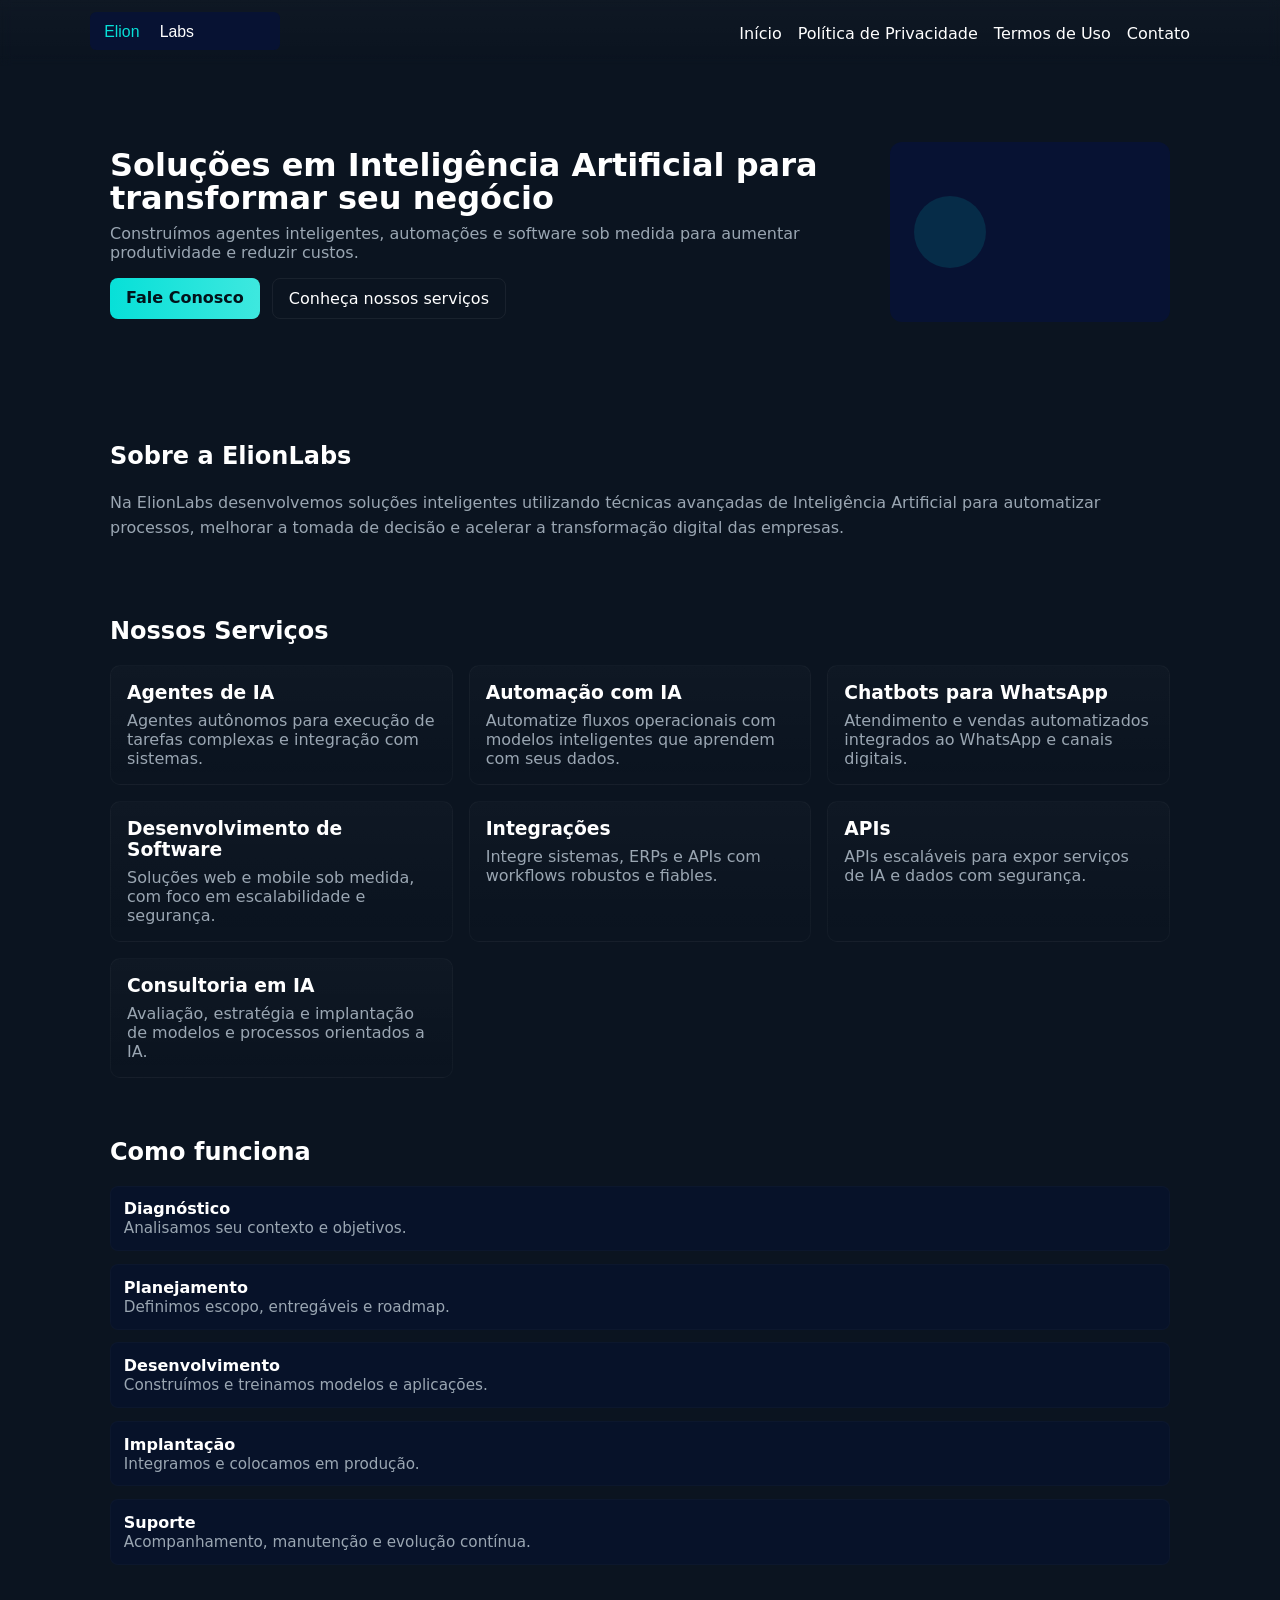
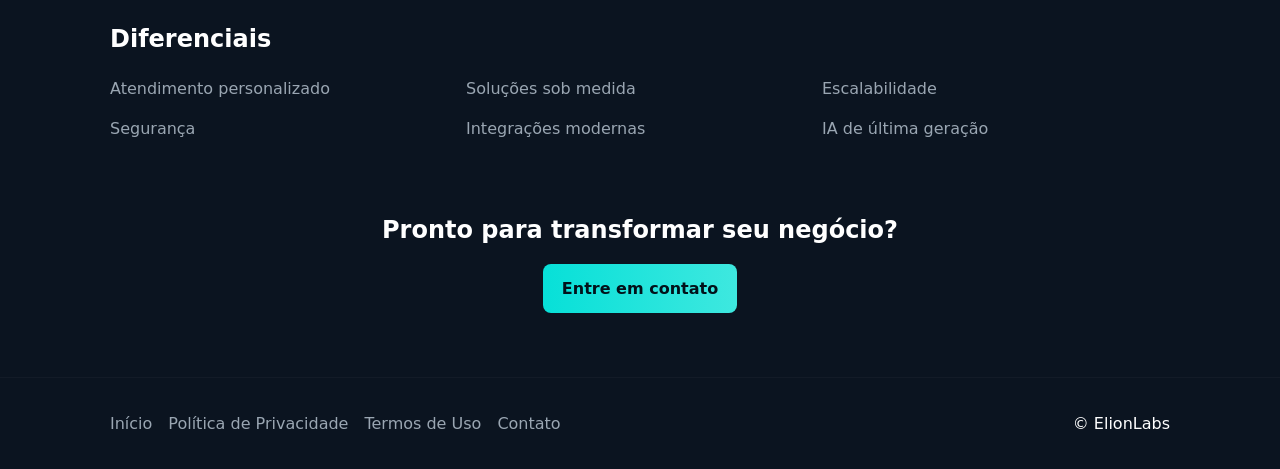
<file: index.html>
<!doctype html>
<html lang="pt-BR">

<head>
    <meta charset="utf-8">
    <meta name="viewport" content="width=device-width,initial-scale=1">
    <title>ElionLabs — Inteligência Artificial e Automação</title>
    <meta name="description" content="ElionLabs: soluções em Inteligência Artificial, automações, agentes inteligentes e desenvolvimento de software.">
    <meta name="keywords" content="ElionLabs, inteligência artificial, automação, agentes IA, chatbots, desenvolvimento de software, APIs">

    <!-- Open Graph -->
    <meta property="og:title" content="ElionLabs — Inteligência Artificial e Automação">
    <meta property="og:description" content="Soluções em IA para automação de processos, agentes inteligentes e desenvolvimento de software.">
    <meta property="og:type" content="website">
    <meta property="og:url" content="https://hatigo.github.io/elionlabs-front/">
    <meta property="og:image" content="assets/images/og-image.png">

    <!-- Twitter Card -->
    <meta name="twitter:card" content="summary_large_image">
    <meta name="twitter:title" content="ElionLabs — Inteligência Artificial e Automação">
    <meta name="twitter:description" content="Soluções em IA para automação de processos, agentes inteligentes e desenvolvimento de software.">

    <link rel="icon" href="assets/favicon.ico" type="image/x-icon">
    <link rel="stylesheet" href="css/style.css">
    <link rel="stylesheet" href="css/pages.css">
    <link rel="stylesheet" href="css/responsive.css">
</head>

<body>
    <header class="site-header" id="site-header">
        <div class="container header-inner">
            <a href="index.html" class="brand">
                <img src="assets/logo/logo.svg" alt="ElionLabs" class="logo">
            </a>
            <nav class="nav" id="nav">
                <ul class="nav-list">
                    <li><a href="index.html">Início</a></li>
                    <li><a href="privacy.html">Política de Privacidade</a></li>
                    <li><a href="terms.html">Termos de Uso</a></li>
                    <li><a href="contact.html">Contato</a></li>
                </ul>
            </nav>
            <button id="menu-toggle" class="menu-toggle" aria-label="Abrir menu">☰</button>
        </div>
    </header>

    <main>
        <!-- Hero -->
        <section class="hero">
            <div class="container hero-inner">
                <div class="hero-content">
                    <h1 class="hero-title">Soluções em Inteligência Artificial para transformar seu negócio</h1>
                    <p class="hero-sub">Construímos agentes inteligentes, automações e software sob medida para aumentar produtividade e reduzir custos.</p>
                    <div class="hero-ctas">
                        <a class="btn btn-primary" href="contact.html">Fale Conosco</a>
                        <a class="btn btn-outline" href="#services">Conheça nossos serviços</a>
                    </div>
                </div>
                <div class="hero-visual" aria-hidden="true">
                    <div class="device-mock">
                        <!-- placeholder visual -->
                        <svg width="280" height="180" viewBox="0 0 280 180" fill="none" xmlns="http://www.w3.org/2000/svg">
                            <rect width="280" height="180" rx="12" fill="#071233" />
                            <circle cx="60" cy="90" r="36" fill="#07e0d8" opacity="0.12" />
                        </svg>
                    </div>
                </div>
            </div>
        </section>

        <!-- Sobre -->
        <section class="about container" id="about">
            <h2>Sobre a ElionLabs</h2>
            <p>Na ElionLabs desenvolvemos soluções inteligentes utilizando técnicas avançadas de Inteligência Artificial para automatizar processos, melhorar a tomada de decisão e acelerar a transformação digital das empresas.</p>
        </section>

        <!-- Serviços -->
        <section class="services" id="services">
            <div class="container">
                <h2>Nossos Serviços</h2>
                <div class="cards-grid">
                    <article class="card" data-anim>
                        <h3>Agentes de IA</h3>
                        <p>Agentes autônomos para execução de tarefas complexas e integração com sistemas.</p>
                    </article>
                    <article class="card" data-anim>
                        <h3>Automação com IA</h3>
                        <p>Automatize fluxos operacionais com modelos inteligentes que aprendem com seus dados.</p>
                    </article>
                    <article class="card" data-anim>
                        <h3>Chatbots para WhatsApp</h3>
                        <p>Atendimento e vendas automatizados integrados ao WhatsApp e canais digitais.</p>
                    </article>
                    <article class="card" data-anim>
                        <h3>Desenvolvimento de Software</h3>
                        <p>Soluções web e mobile sob medida, com foco em escalabilidade e segurança.</p>
                    </article>
                    <article class="card" data-anim>
                        <h3>Integrações</h3>
                        <p>Integre sistemas, ERPs e APIs com workflows robustos e fiables.</p>
                    </article>
                    <article class="card" data-anim>
                        <h3>APIs</h3>
                        <p>APIs escaláveis para expor serviços de IA e dados com segurança.</p>
                    </article>
                    <article class="card" data-anim>
                        <h3>Consultoria em IA</h3>
                        <p>Avaliação, estratégia e implantação de modelos e processos orientados a IA.</p>
                    </article>
                </div>
            </div>
        </section>

        <!-- Como funciona -->
        <section class="process container" id="process">
            <h2>Como funciona</h2>
            <ol class="process-steps">
                <li><strong>Diagnóstico</strong><span>Analisamos seu contexto e objetivos.</span></li>
                <li><strong>Planejamento</strong><span>Definimos escopo, entregáveis e roadmap.</span></li>
                <li><strong>Desenvolvimento</strong><span>Construímos e treinamos modelos e aplicações.</span></li>
                <li><strong>Implantação</strong><span>Integramos e colocamos em produção.</span></li>
                <li><strong>Suporte</strong><span>Acompanhamento, manutenção e evolução contínua.</span></li>
            </ol>
        </section>

        <!-- Diferenciais -->
        <section class="differentials container" id="differentials">
            <h2>Diferenciais</h2>
            <ul class="diff-list">
                <li>Atendimento personalizado</li>
                <li>Soluções sob medida</li>
                <li>Escalabilidade</li>
                <li>Segurança</li>
                <li>Integrações modernas</li>
                <li>IA de última geração</li>
            </ul>
        </section>

        <!-- CTA -->
        <section class="cta container">
            <h2>Pronto para transformar seu negócio?</h2>
            <a class="btn btn-primary btn-large" href="contact.html">Entre em contato</a>
        </section>
    </main>

    <footer class="site-footer">
        <div class="container footer-inner">
            <div class="footer-links">
                <a href="index.html">Início</a>
                <a href="privacy.html">Política de Privacidade</a>
                <a href="terms.html">Termos de Uso</a>
                <a href="contact.html">Contato</a>
            </div>
            <div class="copyright">© ElionLabs</div>
        </div>
    </footer>

    <script src="js/menu.js" defer></script>
    <script src="js/animations.js" defer></script>
    <script src="js/main.js" defer></script>
</body>

</html>
</file>
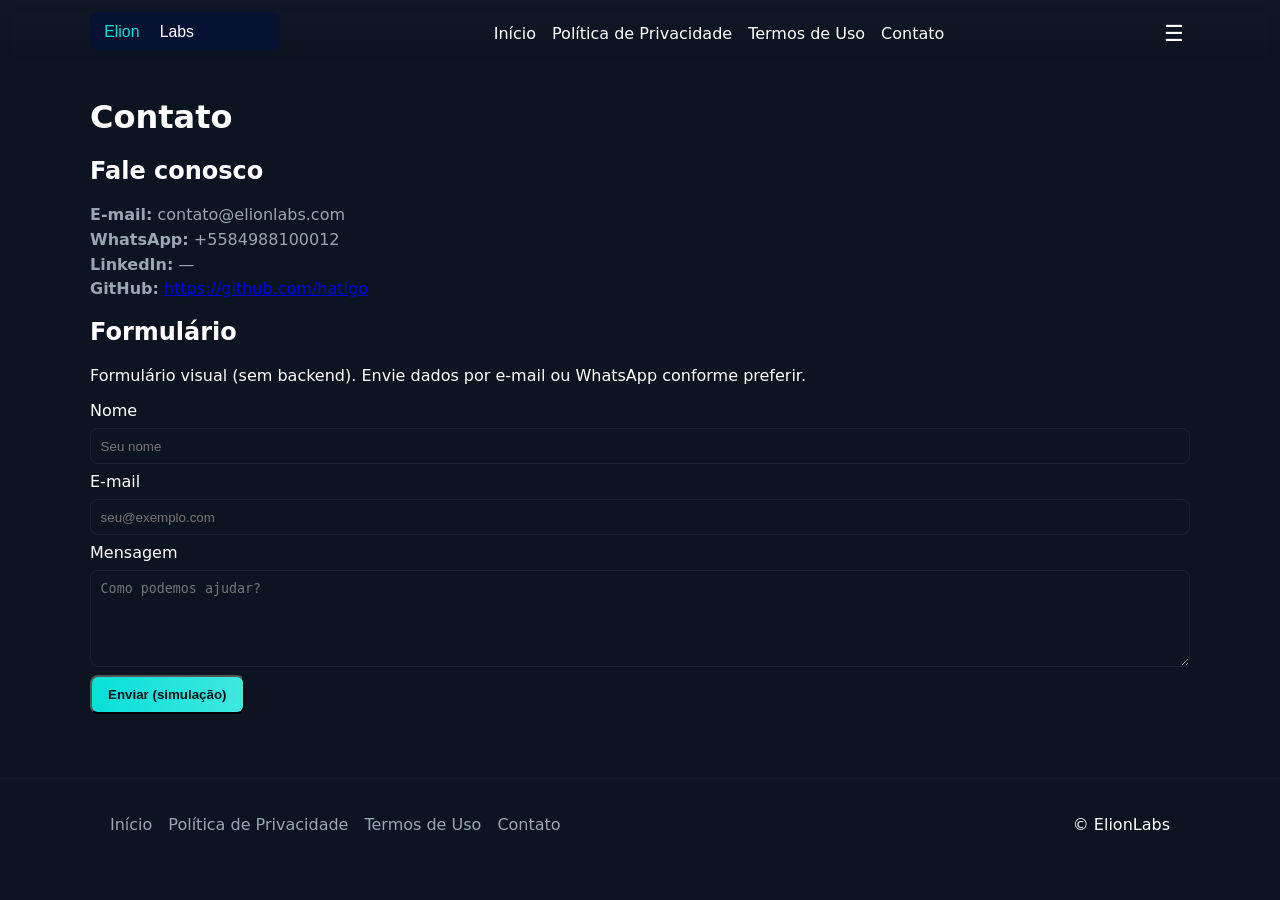
<file: contact.html>
<!doctype html>
<html lang="pt-BR">

<head>
    <meta charset="utf-8">
    <meta name="viewport" content="width=device-width,initial-scale=1">
    <title>Contato — ElionLabs</title>
    <meta name="description" content="Contato ElionLabs - e-mail, WhatsApp, LinkedIn e GitHub">
    <link rel="icon" href="assets/favicon.ico" type="image/x-icon">
    <link rel="stylesheet" href="css/style.css">
    <link rel="stylesheet" href="css/pages.css">
</head>

<body>
    <header class="site-header">
        <div class="container header-inner">
            <a href="index.html" class="brand"><img src="assets/logo/logo.svg" alt="ElionLabs" class="logo"></a>
            <nav class="nav">
                <ul class="nav-list">
                    <li><a href="index.html">Início</a></li>
                    <li><a href="privacy.html">Política de Privacidade</a></li>
                    <li><a href="terms.html">Termos de Uso</a></li>
                    <li><a href="contact.html">Contato</a></li>
                </ul>
            </nav>
            <button id="menu-toggle" class="menu-toggle">☰</button>
        </div>
    </header>

    <main class="container page">
        <h1>Contato</h1>

        <section>
            <h2>Fale conosco</h2>
            <ul class="contact-list">
                <li><strong>E-mail:</strong> contato@elionlabs.com</li>
                <li><strong>WhatsApp:</strong> +5584988100012</li>
                <li><strong>LinkedIn:</strong> —</li>
                <li><strong>GitHub:</strong> <a href="https://github.com/hatigo">https://github.com/hatigo</a></li>
            </ul>
        </section>

        <section>
            <h2>Formulário</h2>
            <p>Formulário visual (sem backend). Envie dados por e-mail ou WhatsApp conforme preferir.</p>
            <form id="contact-form" class="contact-form" onsubmit="return false;">
                <label for="name">Nome</label>
                <input id="name" name="name" type="text" placeholder="Seu nome">

                <label for="email">E-mail</label>
                <input id="email" name="email" type="email" placeholder="seu@exemplo.com">

                <label for="message">Mensagem</label>
                <textarea id="message" name="message" rows="5" placeholder="Como podemos ajudar?"></textarea>

                <div class="form-actions">
                    <button class="btn btn-primary" type="submit">Enviar (simulação)</button>
                </div>
            </form>
        </section>
    </main>

    <footer class="site-footer">
        <div class="container footer-inner">
            <div class="footer-links">
                <a href="index.html">Início</a>
                <a href="privacy.html">Política de Privacidade</a>
                <a href="terms.html">Termos de Uso</a>
                <a href="contact.html">Contato</a>
            </div>
            <div class="copyright">© ElionLabs</div>
        </div>
    </footer>

    <script src="js/main.js" defer></script>
    <script src="js/menu.js" defer></script>
</body>

</html>
</file>
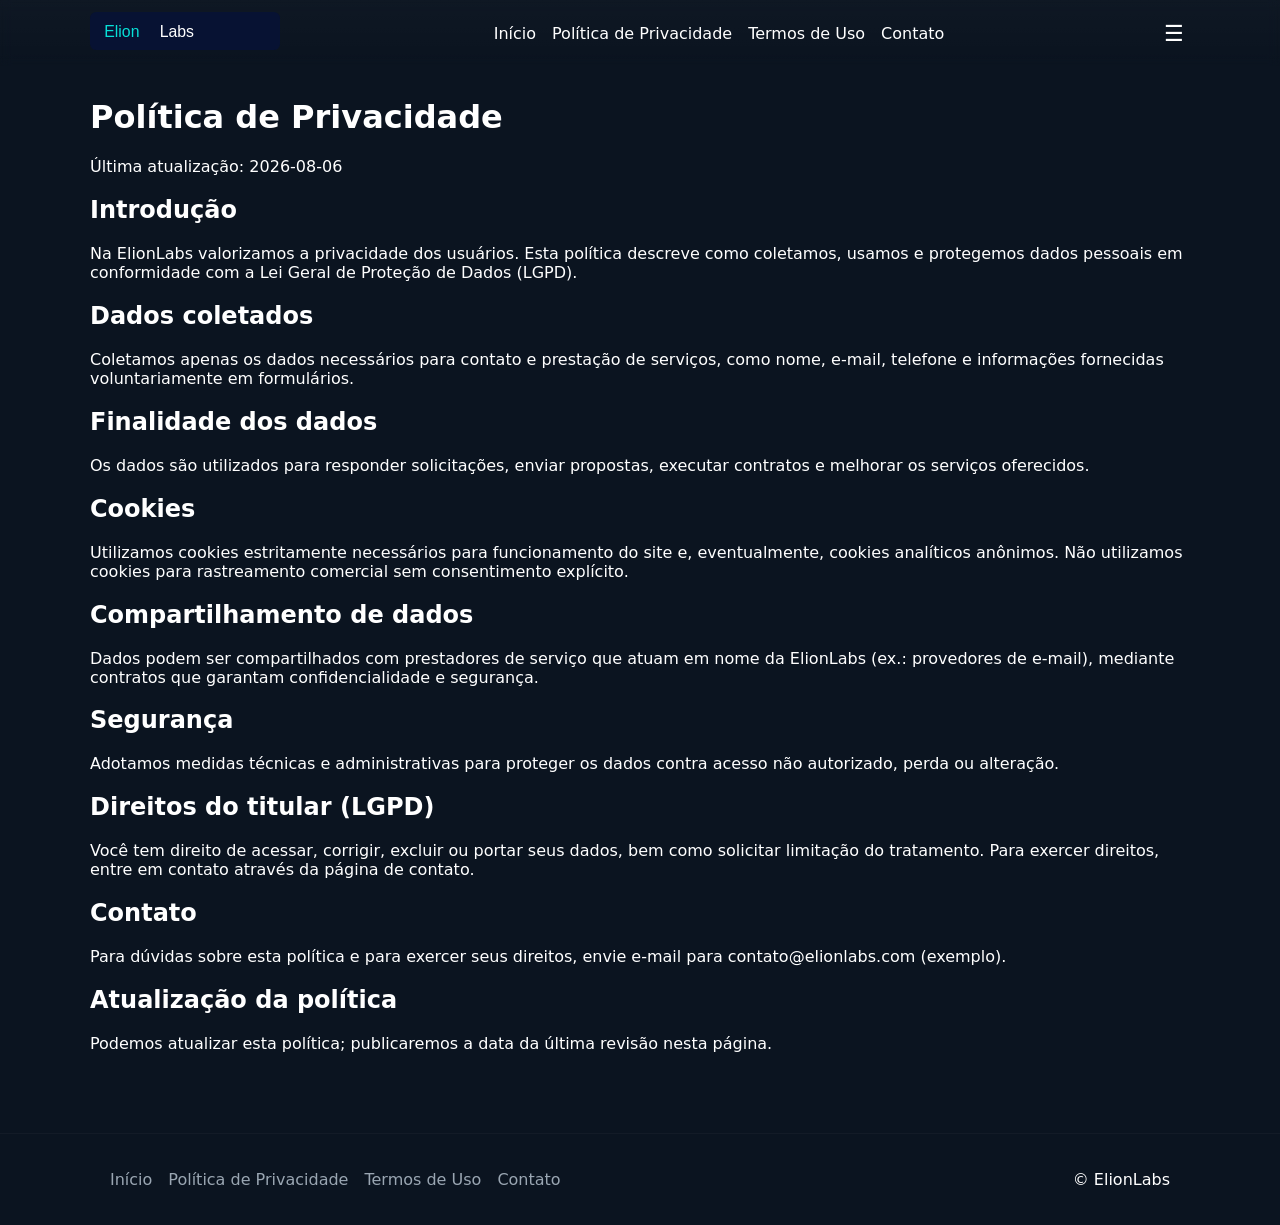
<file: privacy.html>
<!doctype html>
<html lang="pt-BR">

<head>
    <meta charset="utf-8">
    <meta name="viewport" content="width=device-width,initial-scale=1">
    <title>Política de Privacidade — ElionLabs</title>
    <meta name="description" content="Política de Privacidade da ElionLabs - tratamento de dados pessoais em conformidade com a LGPD.">
    <link rel="icon" href="assets/favicon.ico" type="image/x-icon">
    <link rel="stylesheet" href="css/style.css">
    <link rel="stylesheet" href="css/pages.css">
</head>

<body>
    <header class="site-header">
        <div class="container header-inner">
            <a href="index.html" class="brand"><img src="assets/logo/logo.svg" alt="ElionLabs" class="logo"></a>
            <nav class="nav">
                <ul class="nav-list">
                    <li><a href="index.html">Início</a></li>
                    <li><a href="privacy.html">Política de Privacidade</a></li>
                    <li><a href="terms.html">Termos de Uso</a></li>
                    <li><a href="contact.html">Contato</a></li>
                </ul>
            </nav>
            <button id="menu-toggle" class="menu-toggle">☰</button>
        </div>
    </header>

    <main class="container page">
        <h1>Política de Privacidade</h1>
        <p>Última atualização: 2026-08-06</p>

        <section>
            <h2>Introdução</h2>
            <p>Na ElionLabs valorizamos a privacidade dos usuários. Esta política descreve como coletamos, usamos e protegemos dados pessoais em conformidade com a Lei Geral de Proteção de Dados (LGPD).</p>
        </section>

        <section>
            <h2>Dados coletados</h2>
            <p>Coletamos apenas os dados necessários para contato e prestação de serviços, como nome, e-mail, telefone e informações fornecidas voluntariamente em formulários.</p>
        </section>

        <section>
            <h2>Finalidade dos dados</h2>
            <p>Os dados são utilizados para responder solicitações, enviar propostas, executar contratos e melhorar os serviços oferecidos.</p>
        </section>

        <section>
            <h2>Cookies</h2>
            <p>Utilizamos cookies estritamente necessários para funcionamento do site e, eventualmente, cookies analíticos anônimos. Não utilizamos cookies para rastreamento comercial sem consentimento explícito.</p>
        </section>

        <section>
            <h2>Compartilhamento de dados</h2>
            <p>Dados podem ser compartilhados com prestadores de serviço que atuam em nome da ElionLabs (ex.: provedores de e-mail), mediante contratos que garantam confidencialidade e segurança.</p>
        </section>

        <section>
            <h2>Segurança</h2>
            <p>Adotamos medidas técnicas e administrativas para proteger os dados contra acesso não autorizado, perda ou alteração.</p>
        </section>

        <section>
            <h2>Direitos do titular (LGPD)</h2>
            <p>Você tem direito de acessar, corrigir, excluir ou portar seus dados, bem como solicitar limitação do tratamento. Para exercer direitos, entre em contato através da página de contato.</p>
        </section>

        <section>
            <h2>Contato</h2>
            <p>Para dúvidas sobre esta política e para exercer seus direitos, envie e-mail para contato@elionlabs.com (exemplo).</p>
        </section>

        <section>
            <h2>Atualização da política</h2>
            <p>Podemos atualizar esta política; publicaremos a data da última revisão nesta página.</p>
        </section>
    </main>

    <footer class="site-footer">
        <div class="container footer-inner">
            <div class="footer-links">
                <a href="index.html">Início</a>
                <a href="privacy.html">Política de Privacidade</a>
                <a href="terms.html">Termos de Uso</a>
                <a href="contact.html">Contato</a>
            </div>
            <div class="copyright">© ElionLabs</div>
        </div>
    </footer>

    <script src="js/menu.js" defer></script>
</body>

</html>
</file>
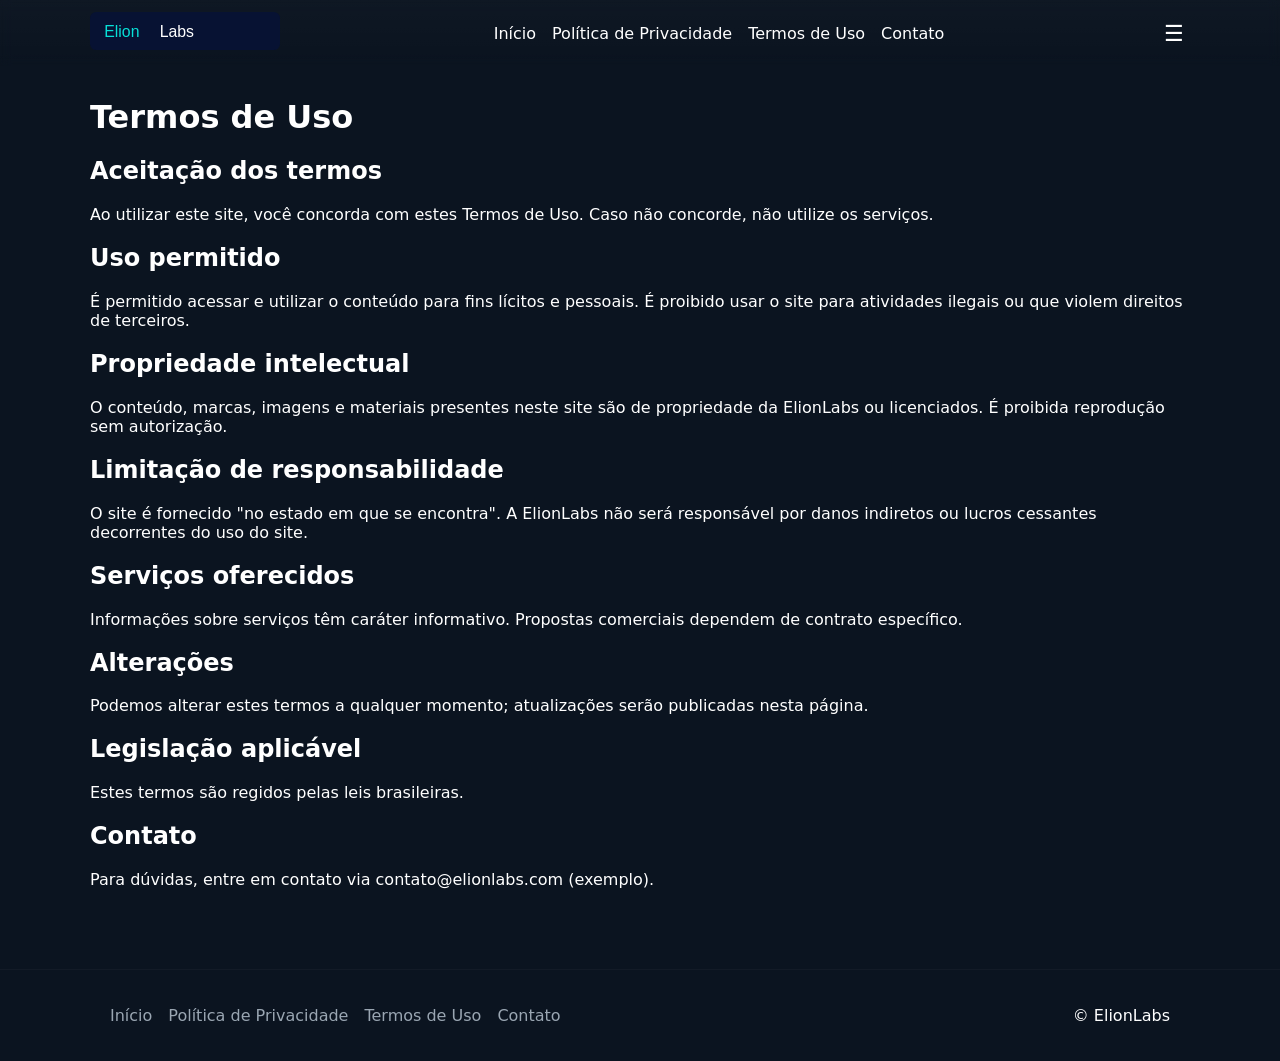
<file: terms.html>
<!doctype html>
<html lang="pt-BR">

<head>
    <meta charset="utf-8">
    <meta name="viewport" content="width=device-width,initial-scale=1">
    <title>Termos de Uso — ElionLabs</title>
    <meta name="description" content="Termos de Uso dos serviços e do site ElionLabs">
    <link rel="icon" href="assets/favicon.ico" type="image/x-icon">
    <link rel="stylesheet" href="css/style.css">
    <link rel="stylesheet" href="css/pages.css">
</head>

<body>
    <header class="site-header">
        <div class="container header-inner">
            <a href="index.html" class="brand"><img src="assets/logo/logo.svg" alt="ElionLabs" class="logo"></a>
            <nav class="nav">
                <ul class="nav-list">
                    <li><a href="index.html">Início</a></li>
                    <li><a href="privacy.html">Política de Privacidade</a></li>
                    <li><a href="terms.html">Termos de Uso</a></li>
                    <li><a href="contact.html">Contato</a></li>
                </ul>
            </nav>
            <button id="menu-toggle" class="menu-toggle">☰</button>
        </div>
    </header>

    <main class="container page">
        <h1>Termos de Uso</h1>

        <section>
            <h2>Aceitação dos termos</h2>
            <p>Ao utilizar este site, você concorda com estes Termos de Uso. Caso não concorde, não utilize os serviços.</p>
        </section>

        <section>
            <h2>Uso permitido</h2>
            <p>É permitido acessar e utilizar o conteúdo para fins lícitos e pessoais. É proibido usar o site para atividades ilegais ou que violem direitos de terceiros.</p>
        </section>

        <section>
            <h2>Propriedade intelectual</h2>
            <p>O conteúdo, marcas, imagens e materiais presentes neste site são de propriedade da ElionLabs ou licenciados. É proibida reprodução sem autorização.</p>
        </section>

        <section>
            <h2>Limitação de responsabilidade</h2>
            <p>O site é fornecido "no estado em que se encontra". A ElionLabs não será responsável por danos indiretos ou lucros cessantes decorrentes do uso do site.</p>
        </section>

        <section>
            <h2>Serviços oferecidos</h2>
            <p>Informações sobre serviços têm caráter informativo. Propostas comerciais dependem de contrato específico.</p>
        </section>

        <section>
            <h2>Alterações</h2>
            <p>Podemos alterar estes termos a qualquer momento; atualizações serão publicadas nesta página.</p>
        </section>

        <section>
            <h2>Legislação aplicável</h2>
            <p>Estes termos são regidos pelas leis brasileiras.</p>
        </section>

        <section>
            <h2>Contato</h2>
            <p>Para dúvidas, entre em contato via contato@elionlabs.com (exemplo).</p>
        </section>
    </main>

    <footer class="site-footer">
        <div class="container footer-inner">
            <div class="footer-links">
                <a href="index.html">Início</a>
                <a href="privacy.html">Política de Privacidade</a>
                <a href="terms.html">Termos de Uso</a>
                <a href="contact.html">Contato</a>
            </div>
            <div class="copyright">© ElionLabs</div>
        </div>
    </footer>

    <script src="js/menu.js" defer></script>
</body>

</html>
</file>
<file: css/style.css>
/* style.css - Base styles and variables (mobile-first) */
:root {
    --bg: #0b1420;
    /* azul escuro quase preto */
    --foreground: #ffffff;
    --muted: #9aa6b2;
    --accent: #07e0d8;
    /* ciano neon */
    --card: #071229;
    --container-width: 1100px;
    --radius: 12px;
}

* {
    box-sizing: border-box
}

html,
body {
    height: 100%;
    margin: 0;
    font-family: Inter, system-ui, -apple-system, 'Segoe UI', Roboto, 'Helvetica Neue', Arial;
    background: var(--bg);
    color: var(--foreground);
    -webkit-font-smoothing: antialiased
}

.container {
    max-width: var(--container-width);
    margin: 0 auto;
    padding: 1.25rem
}

/* Header */
.site-header {
    background: linear-gradient(180deg, rgba(255, 255, 255, 0.02), transparent);
    backdrop-filter: blur(6px);
    position: sticky;
    top: 0;
    z-index: 30
}

.header-inner {
    display: flex;
    align-items: center;
    justify-content: space-between;
    padding: 0.75rem 0
}

.logo {
    height: 38px
}

.nav-list {
    list-style: none;
    margin: 0;
    padding: 0;
    display: flex;
    gap: 1rem
}

.nav-list a {
    color: var(--foreground);
    text-decoration: none;
    font-weight: 500
}

.menu-toggle {
    background: transparent;
    border: 0;
    color: var(--foreground);
    font-size: 1.4rem;
    display: block
}

/* Hero */
.hero {
    padding: 3.5rem 0
}

.hero-inner {
    display: flex;
    flex-direction: column;
    gap: 1.5rem;
    align-items: flex-start
}

.hero-title {
    font-size: 1.45rem;
    line-height: 1.05;
    margin: 0;
    color: var(--foreground)
}

.hero-sub {
    color: var(--muted);
    margin-top: 0.5rem
}

.hero-ctas {
    display: flex;
    gap: 0.75rem;
    margin-top: 1rem
}

.btn {
    display: inline-block;
    padding: 0.65rem 1rem;
    border-radius: 8px;
    text-decoration: none
}

.btn-primary {
    background: linear-gradient(90deg, var(--accent), #3ee8df);
    color: #02121a;
    font-weight: 700
}

.btn-outline {
    border: 1px solid rgba(255, 255, 255, 0.06);
    color: var(--foreground)
}

.btn-large {
    padding: 0.95rem 1.2rem;
    font-size: 1rem
}

/* Cards */
.cards-grid {
    display: grid;
    grid-template-columns: 1fr;
    gap: 1rem;
    margin-top: 1rem
}

.card {
    background: linear-gradient(180deg, rgba(255, 255, 255, 0.02), transparent);
    padding: 1rem;
    border-radius: 10px;
    border: 1px solid rgba(255, 255, 255, 0.03);
    transition: transform .25s ease, box-shadow .25s ease
}

.card:hover {
    transform: translateY(-6px);
    box-shadow: 0 8px 24px rgba(2, 10, 20, 0.6)
}

.card h3 {
    margin: 0 0 0.5rem 0
}

.card p {
    margin: 0;
    color: var(--muted)
}

/* Process */
.process-steps {
    list-style: none;
    padding: 0;
    margin: 1rem 0 0 0;
    display: flex;
    flex-direction: column;
    gap: 0.8rem
}

.process-steps li {
    background: var(--card);
    padding: 0.8rem;
    border-radius: 8px;
    border: 1px solid rgba(255, 255, 255, 0.02)
}

.process-steps li strong {
    display: block
}

.process-steps li span {
    color: var(--muted);
    font-size: 0.95rem
}

/* Differentials */
.diff-list {
    display: grid;
    grid-template-columns: 1fr;
    gap: 0.5rem;
    padding: 0;
    margin: 1rem 0 0 0;
    list-style: none
}

.diff-list li {
    background: transparent;
    padding: 0.4rem 0;
    color: var(--muted)
}

/* CTA */
.cta {
    display: flex;
    flex-direction: column;
    align-items: center;
    justify-content: center;
    padding: 2rem 0
}

/* Footer */
.site-footer {
    border-top: 1px solid rgba(255, 255, 255, 0.03);
    padding: 1rem 0;
    margin-top: 2rem
}

.footer-inner {
    display: flex;
    flex-direction: column;
    gap: 0.75rem;
    align-items: center
}

.footer-links {
    display: flex;
    gap: 1rem;
    flex-wrap: wrap
}

.footer-links a {
    color: var(--muted);
    text-decoration: none
}

/* Pages */
.page {
    padding: 2rem 0
}

.page h1 {
    margin-top: 0
}

/* Utilities */
.hidden {
    display: none
}

@media(min-width:860px) {
    .hero-inner {
        flex-direction: row;
        align-items: center;
        justify-content: space-between
    }

    .hero-title {
        font-size: 2rem
    }

    .cards-grid {
        grid-template-columns: repeat(3, 1fr)
    }

    .diff-list {
        grid-template-columns: repeat(3, 1fr)
    }

    .footer-inner {
        flex-direction: row;
        justify-content: space-between
    }
}
</file>
<file: css/pages.css>
/* pages.css - specific page tweaks */
.about p {
    color: var(--muted);
    line-height: 1.6
}

.cards-grid .card {
    min-height: 120px
}

.contact-list {
    list-style: none;
    padding: 0
}

.contact-list li {
    margin: 0.35rem 0;
    color: var(--muted)
}

.contact-form {
    display: flex;
    flex-direction: column;
    gap: 0.5rem
}

.contact-form input,
.contact-form textarea {
    background: transparent;
    border: 1px solid rgba(255, 255, 255, 0.06);
    padding: 0.6rem;
    border-radius: 8px;
    color: var(--foreground)
}

.notfound {
    display: flex;
    flex-direction: column;
    align-items: center;
    justify-content: center;
    height: 60vh;
    text-align: center
}

.notfound h1 {
    font-size: 4rem;
    margin: 0
}
</file>
<file: css/responsive.css>
/* responsive.css - mobile-first adjustments and nav behaviors */
/* Mobile layout already defined; add mobile menu and small tweaks */
.nav {
    display: none
}

.menu-toggle {
    display: block
}

/* When menu is open (JS toggles .open on #nav) */
#nav.open {
    display: block;
    position: absolute;
    left: 0;
    right: 0;
    top: 64px;
    background: rgba(2, 8, 16, 0.95);
    padding: 1rem
}

#nav.open .nav-list {
    flex-direction: column
}

@media(min-width:860px) {
    .nav {
        display: block
    }

    .menu-toggle {
        display: none
    }
}
</file>
